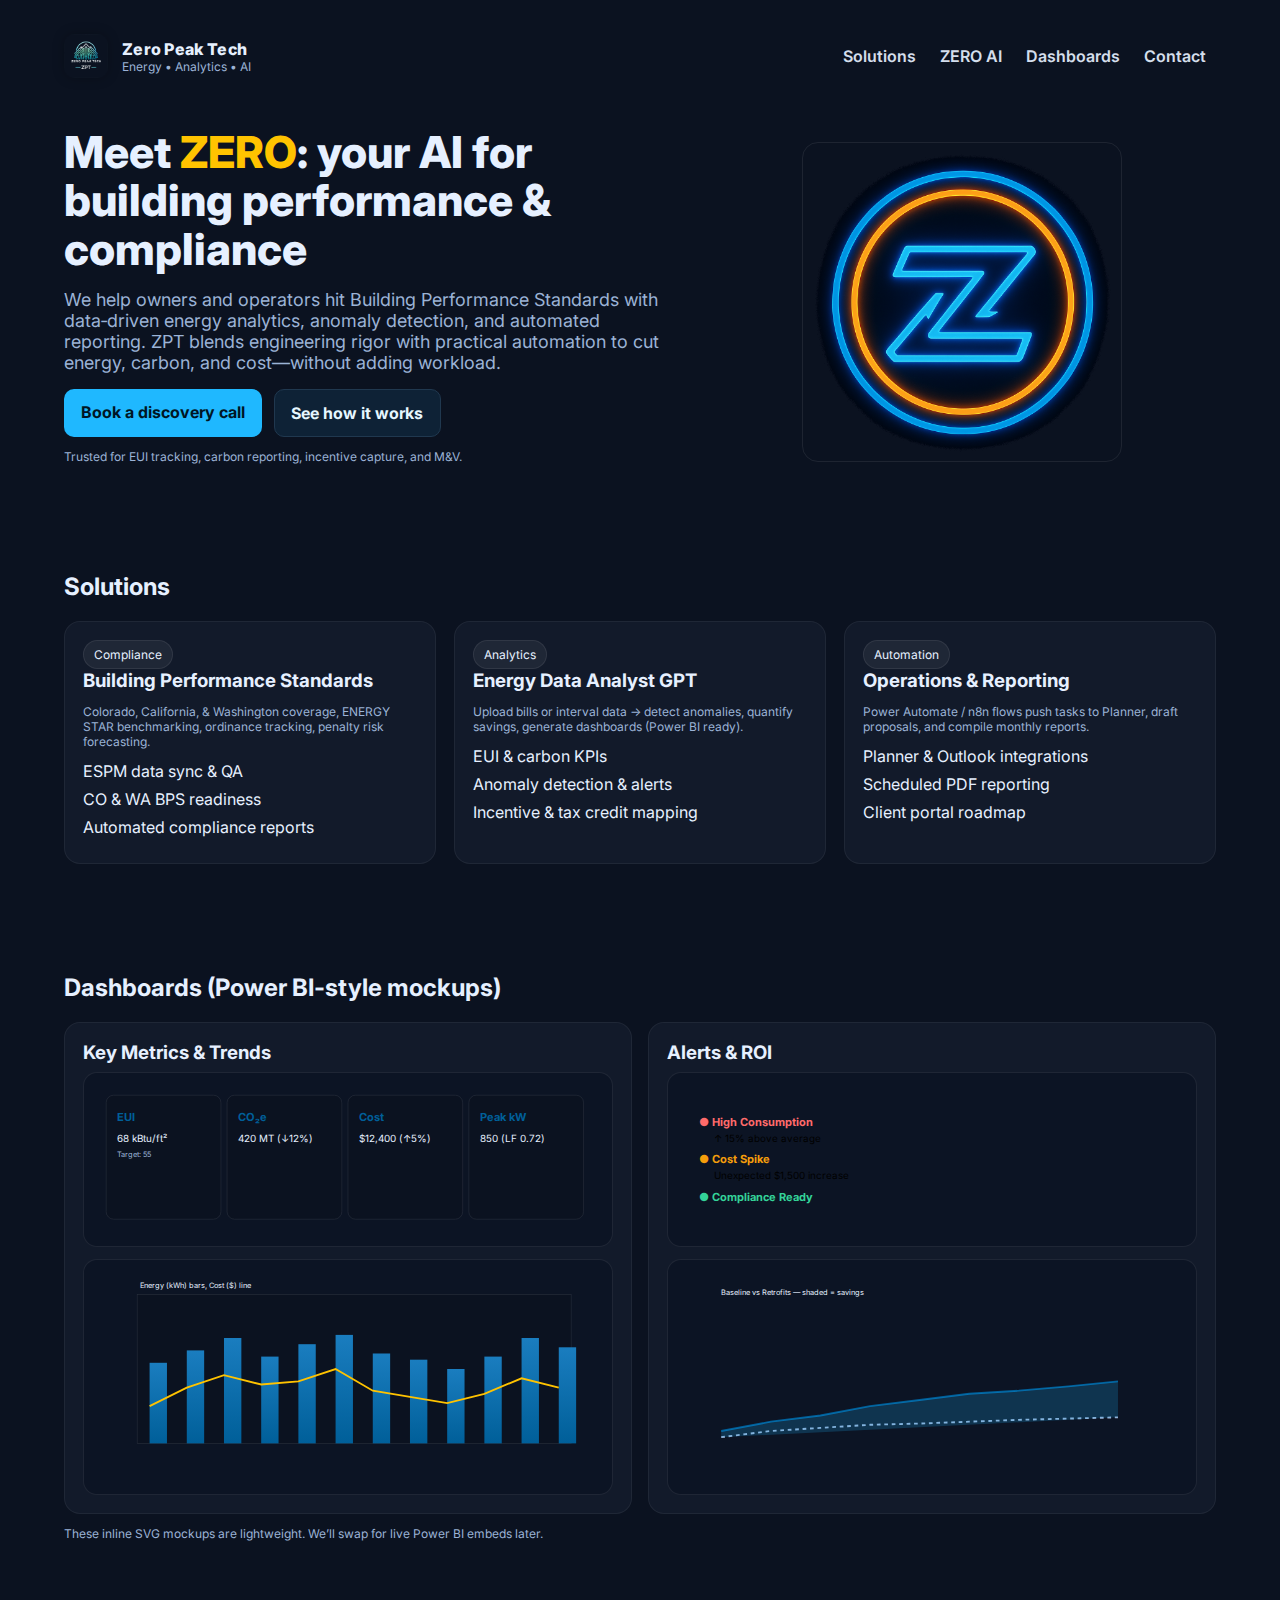
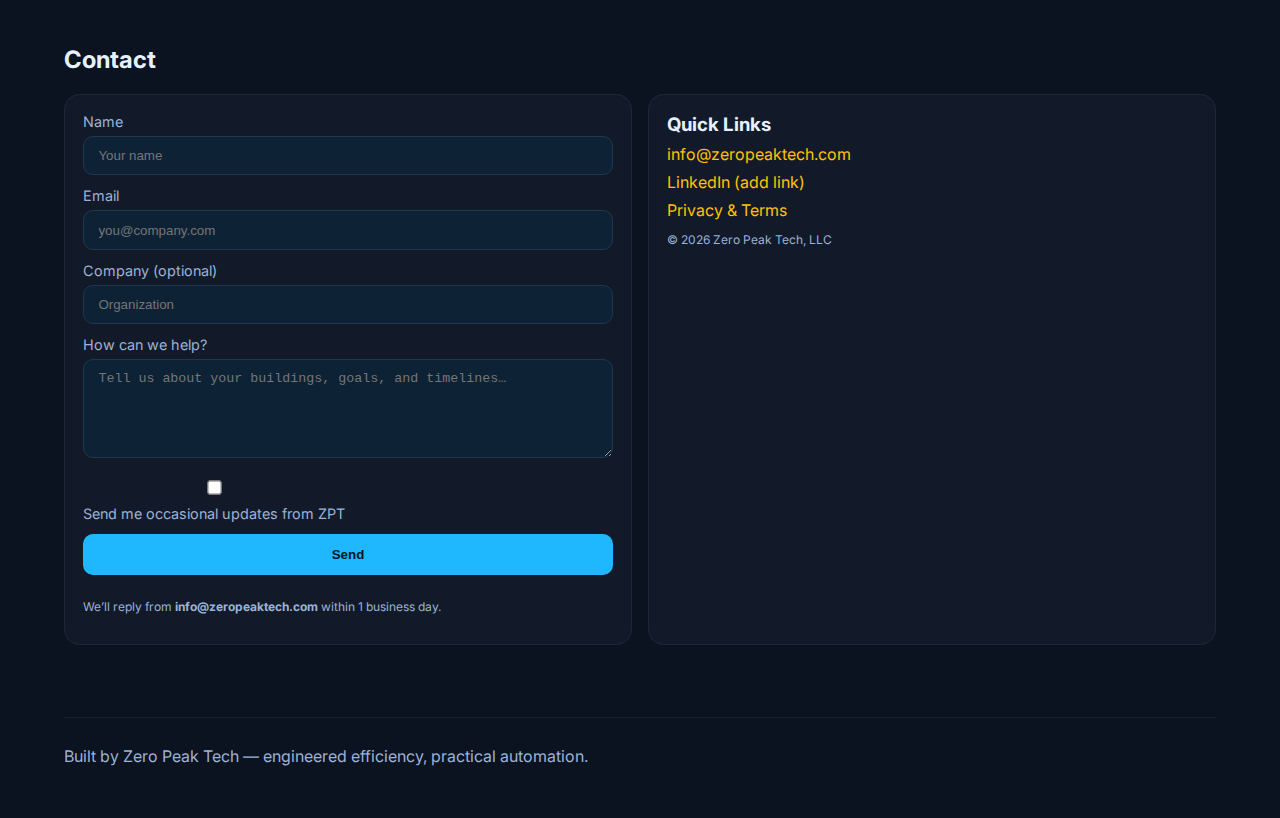
<file: index.html>
<!DOCTYPE html>
<html lang="en">
<head>
  <meta charset="utf-8" />
  <meta name="viewport" content="width=device-width, initial-scale=1" />
  <title>Zero Peak Tech (ZPT) — Energy, Analytics, and AI</title>
  <meta name="description" content="Zero Peak Tech helps organizations meet Building Performance Standards with energy analytics, anomaly detection, automated reporting, and an AI assistant named ZERO." />
  <link href="https://fonts.googleapis.com/css2?family=Inter:wght@400;500;600;700;800&display=swap" rel="stylesheet">
  <link rel="icon" href='data:image/svg+xml,<svg xmlns="http://www.w3.org/2000/svg" viewBox="0 0 64 64"><rect width="64" height="64" rx="12" fill="%23005f99"/><circle cx="32" cy="32" r="24" fill="none" stroke="%23FFC300" stroke-width="4"/><text x="20" y="42" font-family="Inter,Arial" font-weight="800" font-size="28" fill="white">Z</text></svg>'>
  <link rel="stylesheet" href="style.css" />
<!-- GA4 -->
<script async src="https://www.googletagmanager.com/gtag/js?id=G-7BK53TYVCY"></script>
<script>
  window.dataLayer = window.dataLayer || [];
  function gtag(){dataLayer.push(arguments);}
  gtag('js', new Date());
  gtag('config', 'G-7BK53TYVCY');
</script>

<!-- Microsoft Clarity -->
<script type="text/javascript">
  (function(c,l,a,r,i,t,y){c[a]=c[a]||function(){(c[a].q=c[a].q||[]).push(arguments)};
  t=l.createElement(r);t.async=1;t.src="https://www.clarity.ms/tag/"+i;
  y=l.getElementsByTagName(r)[0];y.parentNode.insertBefore(t,y);})(window, document, "clarity", "script", "tcotlivykn");
</script>

<!-- JSON-LD: Organization -->
<script type="application/ld+json">
{
  "@context":"https://schema.org",
  "@type":"Organization",
  "@id":"https://www.zeropeaktech.com/#org",
  "name":"Zero Peak Tech (ZPT)",
  "url":"https://www.zeropeaktech.com/",
  "logo":"https://www.zeropeaktech.com/assets/zpt_logo.png",
  "foundingDate":"2025-06-23",
  "slogan":"Energy • Analytics • AI",
  "description":"B2B energy-tech firm providing building performance standards compliance, AI-driven analytics, anomaly detection, reporting automation, and dashboards.",
  "brand":{
    "@type":"Brand",
    "name":"ZERO — AI Energy Assistant",
    "logo":"https://www.zeropeaktech.com/assets/zero_logo.png"
  },
  "areaServed":[
    {"@type":"Country","name":"United States"},
    {"@type":"State","name":"Colorado"},
    {"@type":"State","name":"Washington"},
    {"@type":"State","name":"California"}
  ],
  "sameAs":[ "https://www.linkedin.com/company/zeropeaktech" ]
}
</script>

<!-- JSON-LD: Services -->
<script type="application/ld+json">
{ "@context":"https://schema.org", "@type":"Service",
  "@id":"https://www.zeropeaktech.com/#bps-compliance",
  "serviceType":"Building Performance Standards Compliance",
  "provider":{"@id":"https://www.zeropeaktech.com/#org"},
  "areaServed":"US",
  "description":"ESPM data sync & QA, EUI tracking, CO & WA BPS readiness, automated compliance reports."
}
</script>
<script type="application/ld+json">
{ "@context":"https://schema.org", "@type":"Service",
  "@id":"https://www.zeropeaktech.com/#eda-gpt",
  "serviceType":"Energy Data Analyst GPT",
  "provider":{"@id":"https://www.zeropeaktech.com/#org"},
  "areaServed":"US",
  "description":"Upload utility bills & interval data to detect anomalies, quantify savings, and generate KPI dashboards."
}
</script>
<script type="application/ld+json">
{ "@context":"https://schema.org", "@type":"Service",
  "@id":"https://www.zeropeaktech.com/#ops-reporting",
  "serviceType":"Operations & Reporting Automation",
  "provider":{"@id":"https://www.zeropeaktech.com/#org"},
  "areaServed":"US",
  "description":"Planner/Outlook integrations, scheduled PDF reporting, client portal roadmap."
}
</script>

<!-- JSON-LD: ContactPoint -->
<script type="application/ld+json">
{
  "@context":"https://schema.org",
  "@type":"Organization",
  "@id":"https://www.zeropeaktech.com/#org",
  "contactPoint":[
    {"@type":"ContactPoint","contactType":"sales","email":"sales@zeropeaktech.com","areaServed":"US","availableLanguage":["en"]},
    {"@type":"ContactPoint","contactType":"support","email":"support@zeropeaktech.com","areaServed":"US","availableLanguage":["en"]}
  ]
}
</script>

<!-- JSON-LD: FAQ -->
<script type="application/ld+json">
{
  "@context":"https://schema.org",
  "@type":"FAQPage",
  "mainEntity":[
    {"@type":"Question","name":"What does Zero Peak Tech do?","acceptedAnswer":{"@type":"Answer","text":"We help building owners and operators meet Building Performance Standards with AI-driven energy analytics, anomaly detection, and automated reporting."}},
    {"@type":"Question","name":"Who is ZERO?","acceptedAnswer":{"@type":"Answer","text":"ZERO is our AI energy assistant that processes utility data, flags issues, estimates savings, and generates dashboards and reports."}},
    {"@type":"Question","name":"Which regions do you serve?","acceptedAnswer":{"@type":"Answer","text":"We currently serve the United States, with focus on Colorado, Washington, and California."}},
    {"@type":"Question","name":"Do you integrate with Microsoft 365?","acceptedAnswer":{"@type":"Answer","text":"Yes. We integrate with Planner, Outlook, and Power Automate to schedule tasks and deliver reports."}},
    {"@type":"Question","name":"Can you handle ENERGY STAR Portfolio Manager data?","acceptedAnswer":{"@type":"Answer","text":"Yes. We support ESPM data sync, quality assurance, and compliance-ready exports."}}
  ]
}
</script>
</head>
<body>
  <div class="wrap">
    <header class="header">
      <div class="brand">
        <!-- If you upload assets/zpt_logo.png it will show automatically -->
        <img class="brand-logo" src="assets/zpt_logo.png" alt="Zero Peak Tech" onerror="this.style.display='none'">
        <div>
          <div class="brand-name">Zero Peak Tech</div>
          <div class="brand-tag">Energy • Analytics • AI</div>
        </div>
      </div>
      <nav class="nav">
        <a href="#solutions">Solutions</a>
        <a href="#zero">ZERO AI</a>
        <a href="#dashboards">Dashboards</a>
        <a href="#contact">Contact</a>
      </nav>
    </header>

    <section class="hero" id="home">
      <div>
        <h1>Meet <span class="accent">ZERO</span>: your AI for building performance & compliance</h1>
        <p class="lede">We help owners and operators hit Building Performance Standards with data‑driven energy analytics, anomaly detection, and automated reporting. ZPT blends engineering rigor with practical automation to cut energy, carbon, and cost—without adding workload.</p>
        <div class="cta">
          <a class="btn" href="#contact">Book a discovery call</a>
          <a class="btn secondary" href="#solutions">See how it works</a>
        </div>
        <p class="note">Trusted for EUI tracking, carbon reporting, incentive capture, and M&V.</p>
      </div>
      <div class="hero-art">
        <img class="zero-logo" src="assets/zero_logo.png" alt="ZERO AI"
            onload="this.closest('.hero-art').classList.add('has-img')"
            onerror="this.style.display='none'">
        <!-- SVG fallback only shows if the PNG FAILS to load -->
        <svg class="zero-orb" viewBox="0 0 300 300" aria-hidden="true">
          <defs>
            <radialGradient id="g" cx="50%" cy="50%">
              <stop offset="0%" stop-color="#1fb6ff" stop-opacity=".35"/>
              <stop offset="70%" stop-color="#0b1220"/>
            </radialGradient>
          </defs>
          <circle cx="150" cy="150" r="140" fill="url(#g)" stroke="#1fb6ff88"/>
          <circle cx="150" cy="150" r="95" fill="none" stroke="#FFC300" stroke-width="4"/>
          <text x="120" y="175" fill="#1fb6ff" font-size="96" font-weight="900" font-family="Inter,Arial">Z</text>
        </svg>
      </div>

    </section>

    <section id="solutions" class="section">
      <h2>Solutions</h2>
      <div class="cards">
        <div class="card">
          <div class="chip">Compliance</div>
          <h3>Building Performance Standards</h3>
          <p class="note">Colorado, California, & Washington coverage, ENERGY STAR benchmarking, ordinance tracking, penalty risk forecasting.</p>
          <ul class="list">
            <li>ESPM data sync & QA</li>
            <li>CO & WA BPS readiness</li>
            <li>Automated compliance reports</li>
          </ul>
        </div>
        <div class="card">
          <div class="chip">Analytics</div>
          <h3>Energy Data Analyst GPT</h3>
          <p class="note">Upload bills or interval data → detect anomalies, quantify savings, generate dashboards (Power BI ready).</p>
          <ul class="list">
            <li>EUI & carbon KPIs</li>
            <li>Anomaly detection & alerts</li>
            <li>Incentive & tax credit mapping</li>
          </ul>
        </div>
        <div class="card">
          <div class="chip">Automation</div>
          <h3>Operations & Reporting</h3>
          <p class="note">Power Automate / n8n flows push tasks to Planner, draft proposals, and compile monthly reports.</p>
          <ul class="list">
            <li>Planner & Outlook integrations</li>
            <li>Scheduled PDF reporting</li>
            <li>Client portal roadmap</li>
          </ul>
        </div>
      </div>
    </section>

    <section id="dashboards" class="section">
      <h2>Dashboards (Power BI‑style mockups)</h2>
      <div class="grid-2">
        <div class="card">
          <h3>Key Metrics & Trends</h3>
          <!-- Inline SVG mockups so no image files needed -->
          <div class="thumb kpis">
            <svg viewBox="0 0 800 220">
              <rect x="10" y="10" width="185" height="200" rx="12" class="panel"/>
              <text x="28" y="52" class="kpi-title">EUI</text>
              <text x="28" y="85" class="kpi-value">68 kBtu/ft²</text>
              <text x="28" y="110" class="kpi-note">Target: 55</text>

              <rect x="205" y="10" width="185" height="200" rx="12" class="panel"/>
              <text x="223" y="52" class="kpi-title">CO₂e</text>
              <text x="223" y="85" class="kpi-value">420 MT (↓12%)</text>

              <rect x="400" y="10" width="185" height="200" rx="12" class="panel"/>
              <text x="418" y="52" class="kpi-title">Cost</text>
              <text x="418" y="85" class="kpi-value">$12,400 (↑5%)</text>

              <rect x="595" y="10" width="185" height="200" rx="12" class="panel"/>
              <text x="613" y="52" class="kpi-title">Peak kW</text>
              <text x="613" y="85" class="kpi-value">850 (LF 0.72)</text>
            </svg>
          </div>

          <div class="thumb" style="margin-top:12px">
            <svg viewBox="0 0 800 320">
              <defs>
                <linearGradient id="bar" x1="0" x2="0" y1="0" y2="1">
                  <stop offset="0%" stop-color="#1a7dbf"/>
                  <stop offset="100%" stop-color="#005f99"/>
                </linearGradient>
              </defs>
              <rect x="60" y="30" width="700" height="240" class="panel"/>
              <g fill="url(#bar)">
                <rect x="80"  y="140" width="28" height="130"/>
                <rect x="140" y="120" width="28" height="150"/>
                <rect x="200" y="100" width="28" height="170"/>
                <rect x="260" y="130" width="28" height="140"/>
                <rect x="320" y="110" width="28" height="160"/>
                <rect x="380" y="95"  width="28" height="175"/>
                <rect x="440" y="125" width="28" height="145"/>
                <rect x="500" y="135" width="28" height="135"/>
                <rect x="560" y="150" width="28" height="120"/>
                <rect x="620" y="130" width="28" height="140"/>
                <rect x="680" y="100" width="28" height="170"/>
                <rect x="740" y="115" width="28" height="155"/>
              </g>
              <polyline fill="none" stroke="#FFC300" stroke-width="3" points="80,210 140,180 200,160 260,175 320,170 380,150 440,185 500,195 560,205 620,190 680,165 740,180" />
              <text x="65" y="20" class="caption">Energy (kWh) bars, Cost ($) line</text>
            </svg>
          </div>
        </div>

        <div class="card">
          <h3>Alerts & ROI</h3>
          <div class="thumb">
            <svg viewBox="0 0 800 220">
              <text x="24" y="60"  class="alert-red">● High Consumption</text>
              <text x="48" y="85"  class="muted">↑ 15% above average</text>
              <text x="24" y="120" class="alert-amber">● Cost Spike</text>
              <text x="48" y="145" class="muted">Unexpected $1,500 increase</text>
              <text x="24" y="180" class="alert-green">● Compliance Ready</text>
            </svg>
          </div>

          <div class="thumb" style="margin-top:12px">
            <svg viewBox="0 0 800 320">
              <polyline fill="none" stroke="#9bb3d6" stroke-dasharray="6 6" stroke-width="3" points="60,260 140,250 220,245 300,240 380,238 460,235 540,232 620,230 700,228"/>
              <polyline fill="none" stroke="#005f99" stroke-width="3" points="60,250 140,235 220,225 300,210 380,200 460,190 540,185 620,178 700,170"/>
              <polygon points="60,250 140,235 220,225 300,210 380,200 460,190 540,185 620,178 700,170 700,228 60,260" fill="#1fb6ff" opacity="0.2"/>
              <text x="60" y="30" class="caption">Baseline vs Retrofits — shaded = savings</text>
            </svg>
          </div>
        </div>
      </div>
      <p class="note">These inline SVG mockups are lightweight. We’ll swap for live Power BI embeds later.</p>
    </section>

    <section id="contact" class="section">
      <h2>Contact</h2>
      <div class="grid-2">
        <div class="card">
          <form name="contact" method="POST"
                data-netlify="true"
                data-netlify-honeypot="bot-field"
                enctype="application/x-www-form-urlencoded"
                action="/thanks.html">
          
            <!-- Netlify requirements -->
            <input type="hidden" name="form-name" value="contact" />
            <p style="display:none">
              <label>Don’t fill this out: <input name="bot-field" /></label>
            </p>
          
            <label>Name
              <input name="name" type="text" placeholder="Your name" required />
            </label>
          
            <label>Email
              <input name="email" type="email" placeholder="you@company.com" required />
            </label>
          
            <label>Company (optional)
              <input name="company" type="text" placeholder="Organization" />
            </label>
          
            <label>How can we help?
              <textarea name="message" rows="5" placeholder="Tell us about your buildings, goals, and timelines…" required></textarea>
            </label>
          
            <div class="form-row">
              <label style="display:flex;align-items:center;gap:8px">
                <input type="checkbox" name="subscribe" value="yes" />
                <span>Send me occasional updates from ZPT</span>
              </label>
            </div>
          
            <button class="btn" type="submit">Send</button>
            <p class="note">We’ll reply from <strong>info@zeropeaktech.com</strong> within 1 business day.</p>
          </form>


        </div>
        <div class="card">
          <h3>Quick Links</h3>
          <ul class="list">
            <li><a href="mailto:info@zeropeaktech.com">info@zeropeaktech.com</a></li>
            <li><a href="#" aria-disabled="true">LinkedIn (add link)</a></li>
            <li><a href="#" aria-disabled="true">Privacy & Terms</a></li>
          </ul>
          <p class="note">© <span id="y"></span> Zero Peak Tech, LLC</p>
          <script>document.getElementById('y').textContent = new Date().getFullYear();</script>
        </div>
      </div>
    </section>

    <footer class="footer">Built by Zero Peak Tech — engineered efficiency, practical automation.</footer>
  </div>
</body>
</html>
</file>
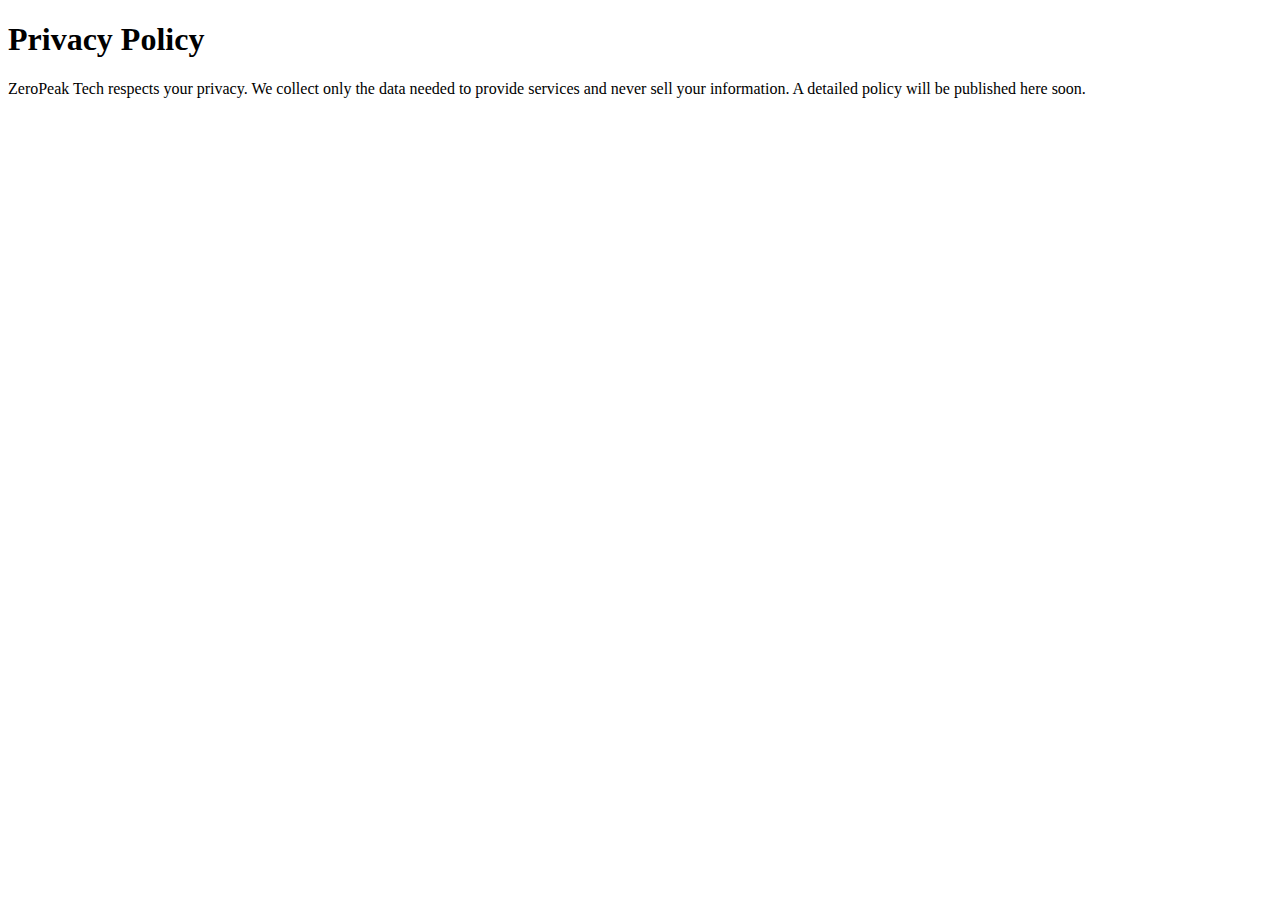
<file: privacy.html>
<!DOCTYPE html>
<html lang="en">
<head>
  <meta charset="UTF-8">
  <title>Privacy Policy | ZeroPeak Tech</title>
</head>
<body>
  <h1>Privacy Policy</h1>
  <p>ZeroPeak Tech respects your privacy. We collect only the data needed to provide services and never sell your information. A detailed policy will be published here soon.</p>
</body>
</html>
</file>
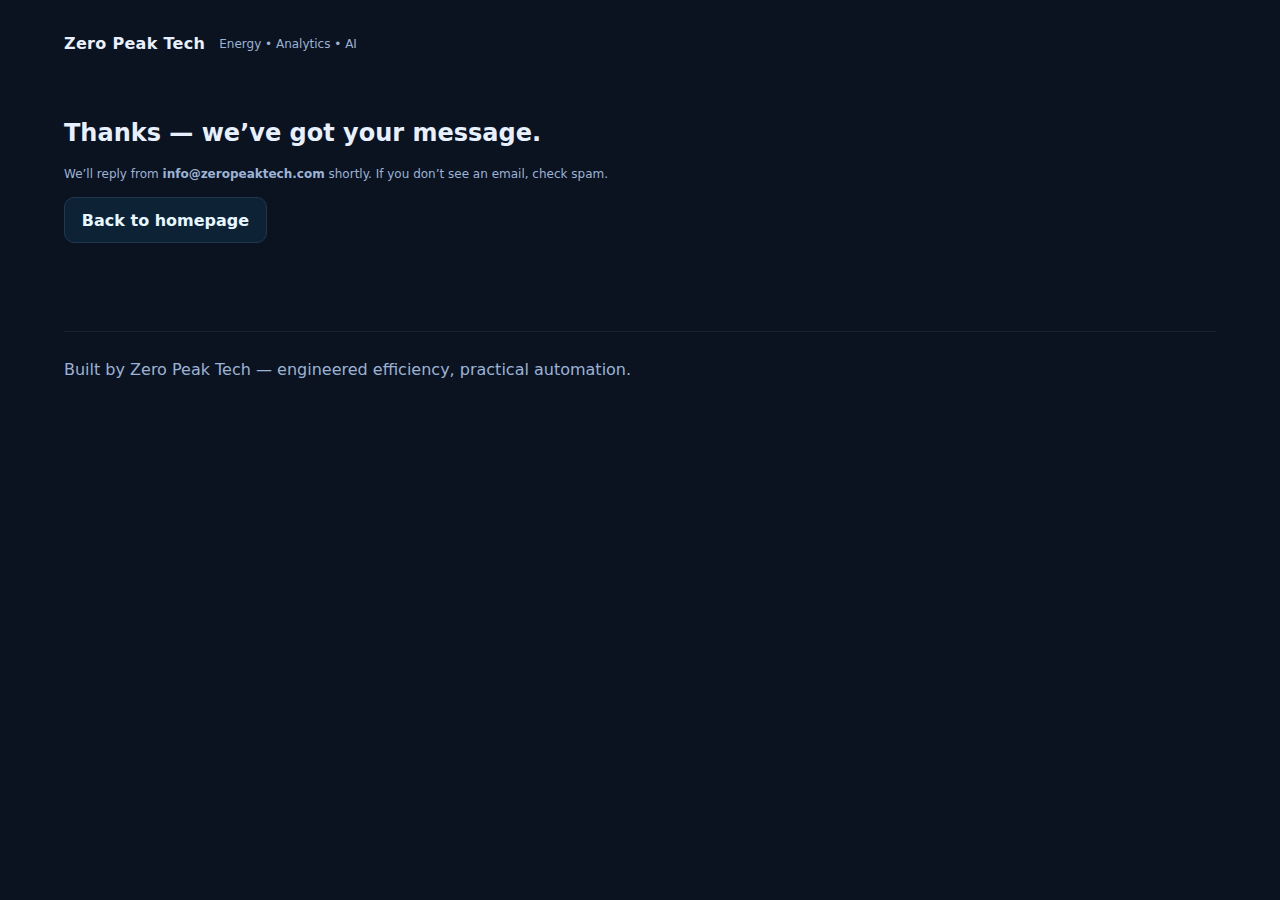
<file: thanks.html>
<!DOCTYPE html>
<html lang="en">
<head>
  <meta charset="utf-8">
  <title>Thanks | Zero Peak Tech</title>
  <link rel="stylesheet" href="style.css">
</head>
<body>
  <div class="wrap">
    <header class="header">
      <div class="brand">
        <div class="brand-name">Zero Peak Tech</div>
        <div class="brand-tag">Energy • Analytics • AI</div>
      </div>
    </header>

    <section class="section">
      <h2>Thanks — we’ve got your message.</h2>
      <p class="note">We’ll reply from <strong>info@zeropeaktech.com</strong> shortly. If you don’t see an email, check spam.</p>
      <p><a class="btn secondary" href="/">Back to homepage</a></p>
    </section>

    <footer class="footer">Built by Zero Peak Tech — engineered efficiency, practical automation.</footer>
  </div>
</body>
</html>
</file>
<file: style.css>
:root{
  --bg:#0b1220;         /* deep navy */
  --fg:#e6f0ff;         /* soft white */
  --muted:#9bb3d6;      /* slate */
  --primary:#005f99;    /* ZPT blue */
  --accent:#FFC300;     /* ZPT yellow */
  --card:#121a2a;       /* panel */
  --ok:#34d399;         /* green */
  --warn:#f59e0b;       /* amber */
  --red:#ff6b6b;        /* alert */
}
*{box-sizing:border-box}
html,body{margin:0;padding:0;background:var(--bg);color:var(--fg);font-family:Inter,system-ui,-apple-system,Segoe UI,Roboto,Helvetica,Arial,sans-serif}
a{color:var(--accent);text-decoration:none}
.wrap{max-width:1200px;margin:0 auto;padding:24px}
.header{display:flex;align-items:center;justify-content:space-between;gap:16px;padding:10px 0}
.brand{display:flex;align-items:center;gap:14px}
.brand-logo{width:44px;height:44px;border-radius:10px;box-shadow:0 0 12px rgba(0,0,0,.25)}
.brand-name{font-weight:800;letter-spacing:.3px}
.brand-tag{font-size:12px;color:var(--muted)}
.nav a{margin:0 10px;font-weight:600;color:var(--fg);opacity:.92}
.btn{display:inline-flex;align-items:center;gap:10px;padding:12px 18px;border-radius:14px;font-weight:700;background:linear-gradient(135deg,var(--accent),#ffe27a);color:#001222;border:none}
.btn.secondary{background:transparent;color:var(--fg);border:1px solid rgba(255,255,255,.12)}
.hero{display:grid;grid-template-columns:1.2fr 1fr;gap:36px;align-items:center;padding:40px 0}
.hero h1{font-size:44px;line-height:1.1;margin:0 0 16px;font-weight:800}
.hero .lede{font-size:18px;color:var(--muted);margin:0 0 16px}
.accent{color:var(--accent)}
.hero-art{display:grid;place-items:center}
.zero-logo{width:100%;max-width:320px;border-radius:16px;border:1px solid rgba(255,255,255,.08)}
.zero-orb{width:100%;max-width:320px;display:block}
.section{padding:36px 0}
.cards{display:grid;grid-template-columns:repeat(3,1fr);gap:18px;margin:18px 0}
.card{background:var(--card);border:1px solid rgba(255,255,255,.06);border-radius:16px;padding:18px}
.card h3{margin:0 0 8px}
.chip{display:inline-block;font-size:12px;padding:6px 10px;border-radius:999px;background:rgba(255,255,255,.06);border:1px solid rgba(255,255,255,.08);margin-right:8px}
.list{list-style:none;padding:0;margin:0}
.list li{margin:8px 0;color:var(--fg)}
.note{font-size:12px;color:var(--muted)}
.grid-2{display:grid;grid-template-columns:1fr 1fr;gap:20px}
.thumb{width:100%;border-radius:14px;border:1px solid rgba(255,255,255,.08);padding:16px;background:#0c1424}
.panel{fill:#0b1220;stroke:rgba(255,255,255,.12)}
.kpi-title{fill:var(--primary);font-size:18px;font-weight:700}
.kpi-value{fill:var(--fg);font-size:16px}
.kpi-note{fill:var(--muted);font-size:12px}
.caption{fill:var(--fg);font-size:12px}
.alert-red{fill:var(--red);font-size:18px;font-weight:700}
.alert-amber{fill:var(--warn);font-size:18px;font-weight:700}
.alert-green{fill:var(--ok);font-size:18px;font-weight:700}
form{display:grid;gap:12px}
input,textarea{width:100%;padding:12px 14px;border-radius:12px;border:1px solid rgba(255,255,255,.12);background:#0c1424;color:var(--fg)}
label{font-size:14px;color:var(--muted);display:grid;gap:6px}
.footer{padding:28px 0;color:var(--muted);border-top:1px solid rgba(255,255,255,.06);margin-top:36px}
@media (max-width: 960px){
  .hero{grid-template-columns:1fr}
  .cards{grid-template-columns:1fr}
  .grid-2{grid-template-columns:1fr}
}
/* Contact form polish */
form .form-row{display:flex;gap:12px;align-items:center}
form input[type="checkbox"]{
  width:auto; height:auto; transform:scale(1.1);
  accent-color: var(--accent);
}
form input:focus, form textarea:focus{
  outline: 2px solid var(--accent);
  outline-offset: 2px;
  border-color: transparent;
}
/* ===== ZPT add-ons (place at END of style.css) ===== */

/* Show PNG, hide SVG fallback when image loads */
.hero-art .zero-orb { display: block; }
.hero-art.has-img .zero-orb { display: none; }
.hero-art { display: grid; place-items: center; }

/* Hero buttons */
.cta { display: flex; gap: 12px; flex-wrap: wrap; }
.btn {
  background: #1fb8ff;
  color: #001524;
  padding: .8rem 1.05rem;
  border-radius: 10px;
  font-weight: 700;
  text-decoration: none;
  display: inline-block;
}
.btn.secondary {
  background: #0e2236;
  color: #e6f7ff;
  border: 1px solid #20384f;
}

/* Two-column sections (dashboards, contact) */
.grid-2 { display: grid; gap: 16px; grid-template-columns: repeat(2, minmax(0, 1fr)); }
@media (max-width: 800px) {
  .grid-2 { grid-template-columns: 1fr; }
}

/* Form styling */
.section label { display: flex; flex-direction: column; gap: 6px; font-size: .9rem; }
.section input, .section textarea {
  background: #0e2236;
  border: 1px solid #20384f;
  color: #e6f7ff;
  border-radius: 10px;
  padding: .7rem .9rem;
}
.form-row { margin-top: .5rem; }
</file>
